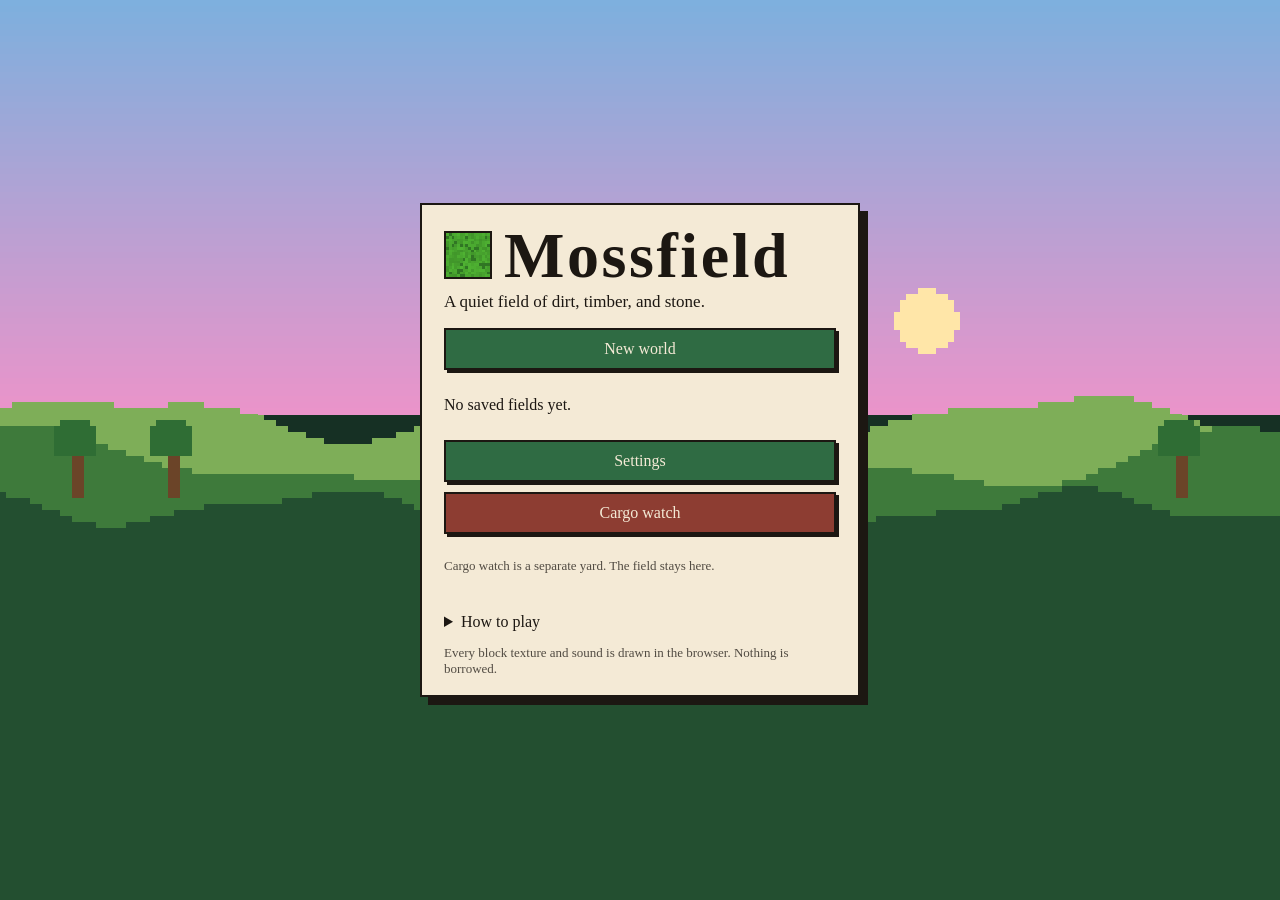
<file: index.html>
<!doctype html>
<html lang="en">
  <head>
    <meta charset="utf-8" />
    <meta name="viewport" content="width=device-width, initial-scale=1" />
    <title>Mossfield</title>
    <meta name="description" content="Mossfield is a quiet first-person world of dirt, timber, and stone." />
    <link rel="icon" href="data:image/svg+xml,%3Csvg xmlns='http://www.w3.org/2000/svg' viewBox='0 0 16 16'%3E%3Crect fill='%235c8f38' width='16' height='8'/%3E%3Crect fill='%238a5a34' y='8' width='16' height='8'/%3E%3C/svg%3E" />
    <script type="module" crossorigin src="./assets/index-HZcpCoeG.js"></script>
    <link rel="stylesheet" crossorigin href="./assets/index-D-wMlM_y.css">
  </head>
  <body>
    <canvas id="game" tabindex="0"></canvas>
    <div id="ui"></div>
  </body>
</html>
</file>
<file: assets/index-D-wMlM_y.css>
:root{--ink: #1c1712;--paper: #f4ead6;--paper-2: #efe2c6;--moss: #2f6b43;--moss-deep: #1d4630;--copper: #d06a2b;--line: #1c1712;color:var(--ink);font-family:Palatino,Palatino Linotype,Iowan Old Style,Georgia,serif}*{box-sizing:border-box}html,body{margin:0;height:100%;overflow:hidden;background:#102017}button,input{font:inherit;color:inherit}button{background:var(--moss);color:var(--paper);border:2px solid var(--ink);box-shadow:3px 3px 0 var(--ink);padding:10px 14px;cursor:pointer}button:hover{transform:translate(-1px,-1px);box-shadow:4px 4px 0 var(--ink)}button:active{transform:translate(2px,2px);box-shadow:0 0 0 var(--ink)}button:disabled{opacity:.55;cursor:default;transform:none}#game{position:fixed;inset:0;width:100%;height:100%;display:none;z-index:0;background:#87b6df}#ui{position:fixed;inset:0;z-index:2;pointer-events:none}.screen{position:absolute;inset:0;pointer-events:auto}.hidden{display:none!important}#screen-title{background:#163024}#title-art{position:absolute;inset:0;width:100%;height:100%;image-rendering:pixelated}.title-wrap{position:relative;z-index:1;min-height:100%;display:flex;align-items:center;justify-content:center;padding:24px 16px}.card{width:min(440px,100%);max-height:calc(100vh - 32px);overflow:auto;background:var(--paper);border:2px solid var(--ink);box-shadow:8px 8px 0 var(--ink);padding:22px 22px 18px}.wordmark{display:flex;align-items:center;gap:12px;margin:0 0 4px}.wordmark img{width:48px;height:48px;image-rendering:pixelated;border:2px solid var(--ink);background:#5c8a38}h1{font-size:clamp(40px,7vw,64px);line-height:.9;letter-spacing:.04em;margin:0;font-weight:700}.tag{margin:8px 0 16px;font-size:17px}.stack{display:flex;flex-direction:column;gap:10px}label.field{display:flex;flex-direction:column;gap:4px;font-size:15px}input[type=text]{width:100%;padding:8px 10px;border:2px solid var(--ink);background:#fffaf0;font-size:16px}.modes{display:flex;gap:8px}.modes button{flex:1;background:var(--paper-2);color:var(--ink)}.modes button.on{background:var(--moss);color:var(--paper)}.worlds{display:flex;flex-direction:column;gap:8px}.world-row{display:flex;gap:8px;align-items:stretch}.world-row .continue{flex:1;text-align:left;background:var(--paper-2);color:var(--ink)}.world-row .continue small{display:block;opacity:.75;font-size:13px}.world-row .delete{background:#8d3d32;padding-inline:10px}.slider{display:flex;flex-direction:column;gap:4px;font-size:15px}.slider input{width:100%;accent-color:var(--moss-deep)}.row{display:flex;gap:8px}.row button{flex:1}.status{min-height:1.2em;margin:8px 0 0;color:#8d3d32}details{margin-top:12px}summary{cursor:pointer}.help{margin:8px 0 0;padding-left:18px}.help li{margin:3px 0}.footnote{margin:14px 0 0;font-size:13px;opacity:.75}#btn-cargo{background:#8d3d32}#harbor{position:fixed;inset:0;width:100%;height:100%;z-index:3;display:block}#harbor-hud{position:fixed;inset:0;z-index:4;pointer-events:none;color:#f4ead6;font-family:Palatino,Palatino Linotype,Georgia,serif}#harbor-name{position:absolute;top:12px;left:14px;margin:0;font-size:22px;letter-spacing:.08em;text-shadow:2px 2px 0 #1c1712}#harbor-controls{position:absolute;left:50%;bottom:58px;transform:translate(-50%);margin:0;padding:6px 12px;background:#14100cc7;border:2px solid #f4ead6;font-size:16px;white-space:nowrap}#harbor-field{position:absolute;top:12px;right:14px;z-index:8;pointer-events:auto}#harbor-readout{position:absolute;left:14px;bottom:14px;display:flex;gap:18px;padding:8px 12px;background:#14100cc7;border:2px solid #f4ead6;font-size:20px}#harbor-cross{position:absolute;left:50%;top:50%;width:16px;height:16px;transform:translate(-50%,-50%)}#harbor-cross i{position:absolute;background:#fff;box-shadow:0 0 0 1px #1c1712}#harbor-cross i:nth-child(1){left:7px;top:0;width:2px;height:5px}#harbor-cross i:nth-child(2){left:7px;bottom:0;width:2px;height:5px}#harbor-cross i:nth-child(3){top:7px;left:0;width:5px;height:2px}#harbor-cross i:nth-child(4){top:7px;right:0;width:5px;height:2px}#harbor-end{position:absolute;left:50%;top:16%;transform:translate(-50%);z-index:6;pointer-events:auto;min-width:320px;padding:16px 18px 14px;background:#1c1712;color:#f4ead6;border:2px solid #f4ead6;text-align:center}#harbor-end.hidden{display:none}#harbor-banner{margin:0 0 12px;font-size:26px}#harbor-actions{display:flex;gap:8px;justify-content:center}#screen-loading{display:flex;align-items:flex-end;justify-content:center;padding:28px;background:linear-gradient(to top,rgba(12,20,16,.45),transparent 40%);pointer-events:none}.load-card{width:min(360px,100%);background:var(--paper);border:2px solid var(--ink);box-shadow:4px 4px 0 var(--ink);padding:12px 14px;pointer-events:none}.bar{height:10px;border:2px solid var(--ink);background:#fffaf0;margin-top:8px}.bar>div{height:100%;width:0;background:var(--moss)}#hud{position:absolute;inset:0}#debug{position:absolute;top:8px;left:8px;margin:0;font-family:Courier New,Courier,monospace;font-size:12px;line-height:1.45;color:#e9ffe8;text-shadow:1px 1px 0 #000;display:none;pointer-events:none}#debug.on{display:block}#hearts{position:absolute;left:50%;bottom:108px;transform:translate(-50%);display:flex;gap:2px;font-size:20px;letter-spacing:1px;text-shadow:1px 1px 0 #1c1712;pointer-events:none}#hearts span{color:#4a2b2b}#hearts span.on{color:#e23d3d}#dead{position:absolute;top:30%;left:50%;transform:translate(-50%);font-size:clamp(28px,5vw,48px);color:var(--paper);text-shadow:3px 3px 0 #1c1712;opacity:0;pointer-events:none}#dead.on{opacity:1}#cross{position:absolute;left:50%;top:50%;width:18px;height:18px;transform:translate(-50%,-50%);pointer-events:none}#cross i{position:absolute;background:#fff;box-shadow:0 0 0 1px #000}#cross .u{width:2px;height:6px;left:8px;top:0}#cross .d{width:2px;height:6px;left:8px;bottom:0}#cross .l{width:6px;height:2px;top:8px;left:0}#cross .r{width:6px;height:2px;top:8px;right:0}#minebar{position:absolute;left:50%;top:calc(50% + 18px);width:86px;height:8px;transform:translate(-50%);background:#00000073;border:1px solid #111;display:none}#minebar.on{display:block}#minebar div{height:100%;width:0;background:var(--paper)}#look{position:absolute;left:50%;bottom:78px;transform:translate(-50%);color:#fff;font-size:15px;text-shadow:1px 1px 0 #000;pointer-events:none;min-height:1em}#hotbar{position:absolute;left:50%;bottom:16px;transform:translate(-50%);display:flex;gap:4px;pointer-events:none}.slot{width:52px;height:52px;background:#14100c8c;border:2px solid #e6d7b8;position:relative;display:grid;place-items:center;padding:0;box-shadow:none;color:#fff}.slot:hover{transform:none;box-shadow:none}.slot.on{border-color:var(--copper);outline:2px solid #1c1712}.slot img{width:32px;height:32px;image-rendering:pixelated;pointer-events:none}.slot .count{position:absolute;right:3px;bottom:0;font-family:Courier New,Courier,monospace;font-size:13px;color:#fff;text-shadow:1px 1px 0 #000;pointer-events:none}#toast{position:absolute;left:50%;bottom:128px;transform:translate(-50%);background:var(--ink);color:var(--paper);border:2px solid var(--paper);padding:6px 10px;display:none;pointer-events:none}#toast.on{display:block}#screen-pause,#screen-inv{background:#0a100c6b;display:flex;align-items:center;justify-content:center;padding:16px}#inv-grid,#creative-grid{display:grid;grid-template-columns:repeat(9,48px);gap:4px;justify-content:center}#creative-grid{margin-top:12px}.slot.pick{pointer-events:auto;cursor:pointer}.hint{font-size:14px;margin:10px 0 0}#cursor-ghost{position:fixed;width:32px;height:32px;pointer-events:none;image-rendering:pixelated;z-index:5;display:none}#cursor-ghost.on{display:block}.fatal{pointer-events:auto;margin:12vh auto;width:min(460px,calc(100% - 32px));background:var(--paper);border:2px solid var(--ink);padding:18px;box-shadow:6px 6px 0 var(--ink)}@media (max-width: 720px){.slot{width:34px;height:34px}.slot img{width:22px;height:22px}#inv-grid,#creative-grid{grid-template-columns:repeat(9,32px)}#hearts{bottom:86px;font-size:16px}#look{bottom:62px}h1{font-size:42px}}
</file>
